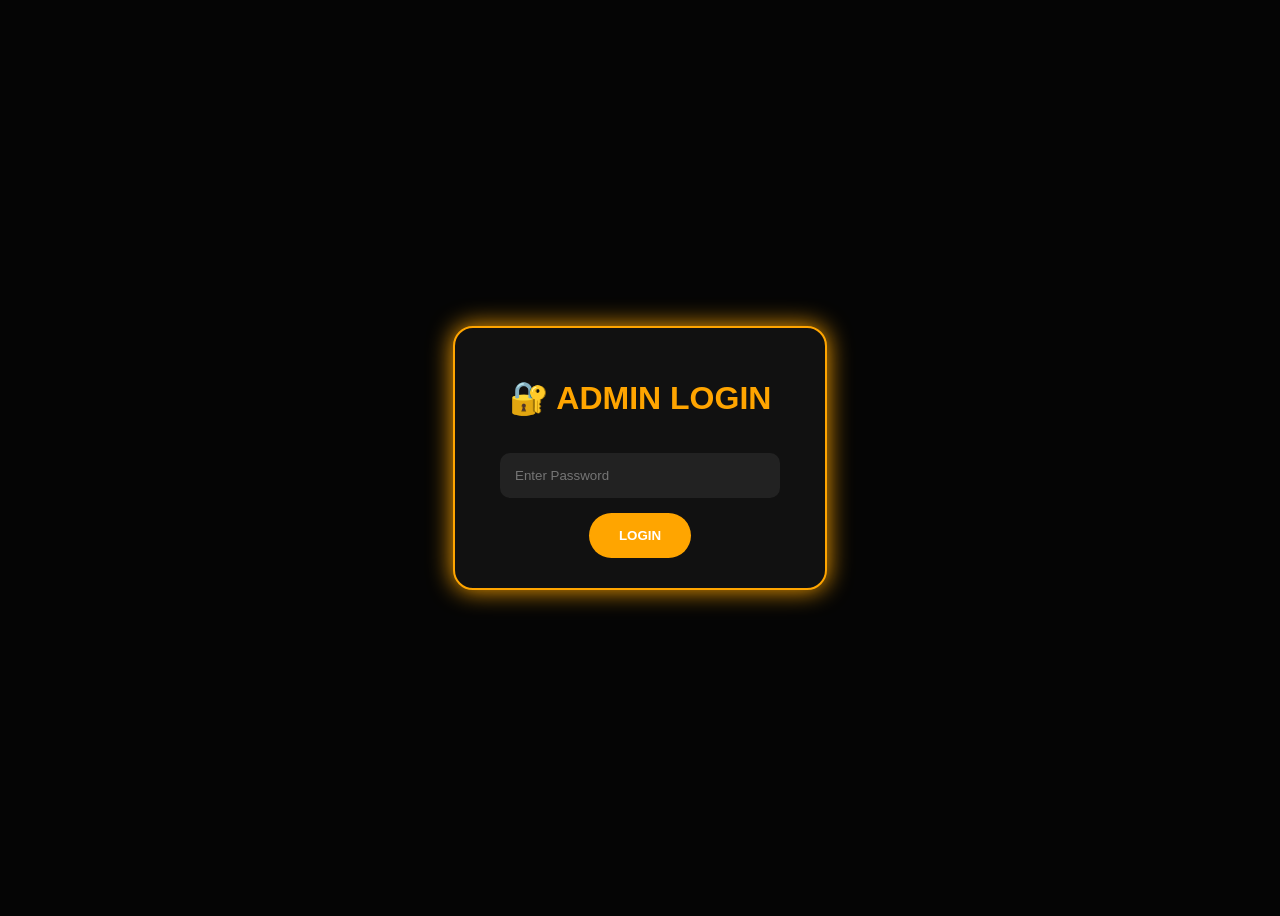
<file: admin-login.html>
<!DOCTYPE html>
<html>

<head>

<title>Admin Login</title>

<meta name="viewport" content="width=device-width, initial-scale=1.0">


<style>

body{

background:#050505;
color:white;
font-family:Arial;

height:100vh;

display:flex;
justify-content:center;
align-items:center;

}


.box{

background:#111;

padding:30px;

border:2px solid orange;

border-radius:20px;

text-align:center;

box-shadow:0 0 25px orange;

}


h1{

color:orange;

}


input{

padding:15px;

width:250px;

border:none;

border-radius:10px;

background:#222;

color:white;

margin:15px;

}



button{

padding:15px 30px;

border:none;

border-radius:25px;

background:orange;

color:white;

font-weight:bold;

cursor:pointer;

}


</style>


</head>


<body>


<div class="box">


<h1>🔐 ADMIN LOGIN</h1>


<input 
type="password" 
id="password"
placeholder="Enter Password">



<br>


<button onclick="checkPassword()">

LOGIN

</button>



</div>



<script>


function checkPassword(){


let pass =
document.getElementById("password").value;



if(pass === "FFXIPL2026REBEL"){


window.location.href="admin.html";


}


else{


alert("Wrong Password ❌");


}



}



</script>



</body>


</html>
</file>
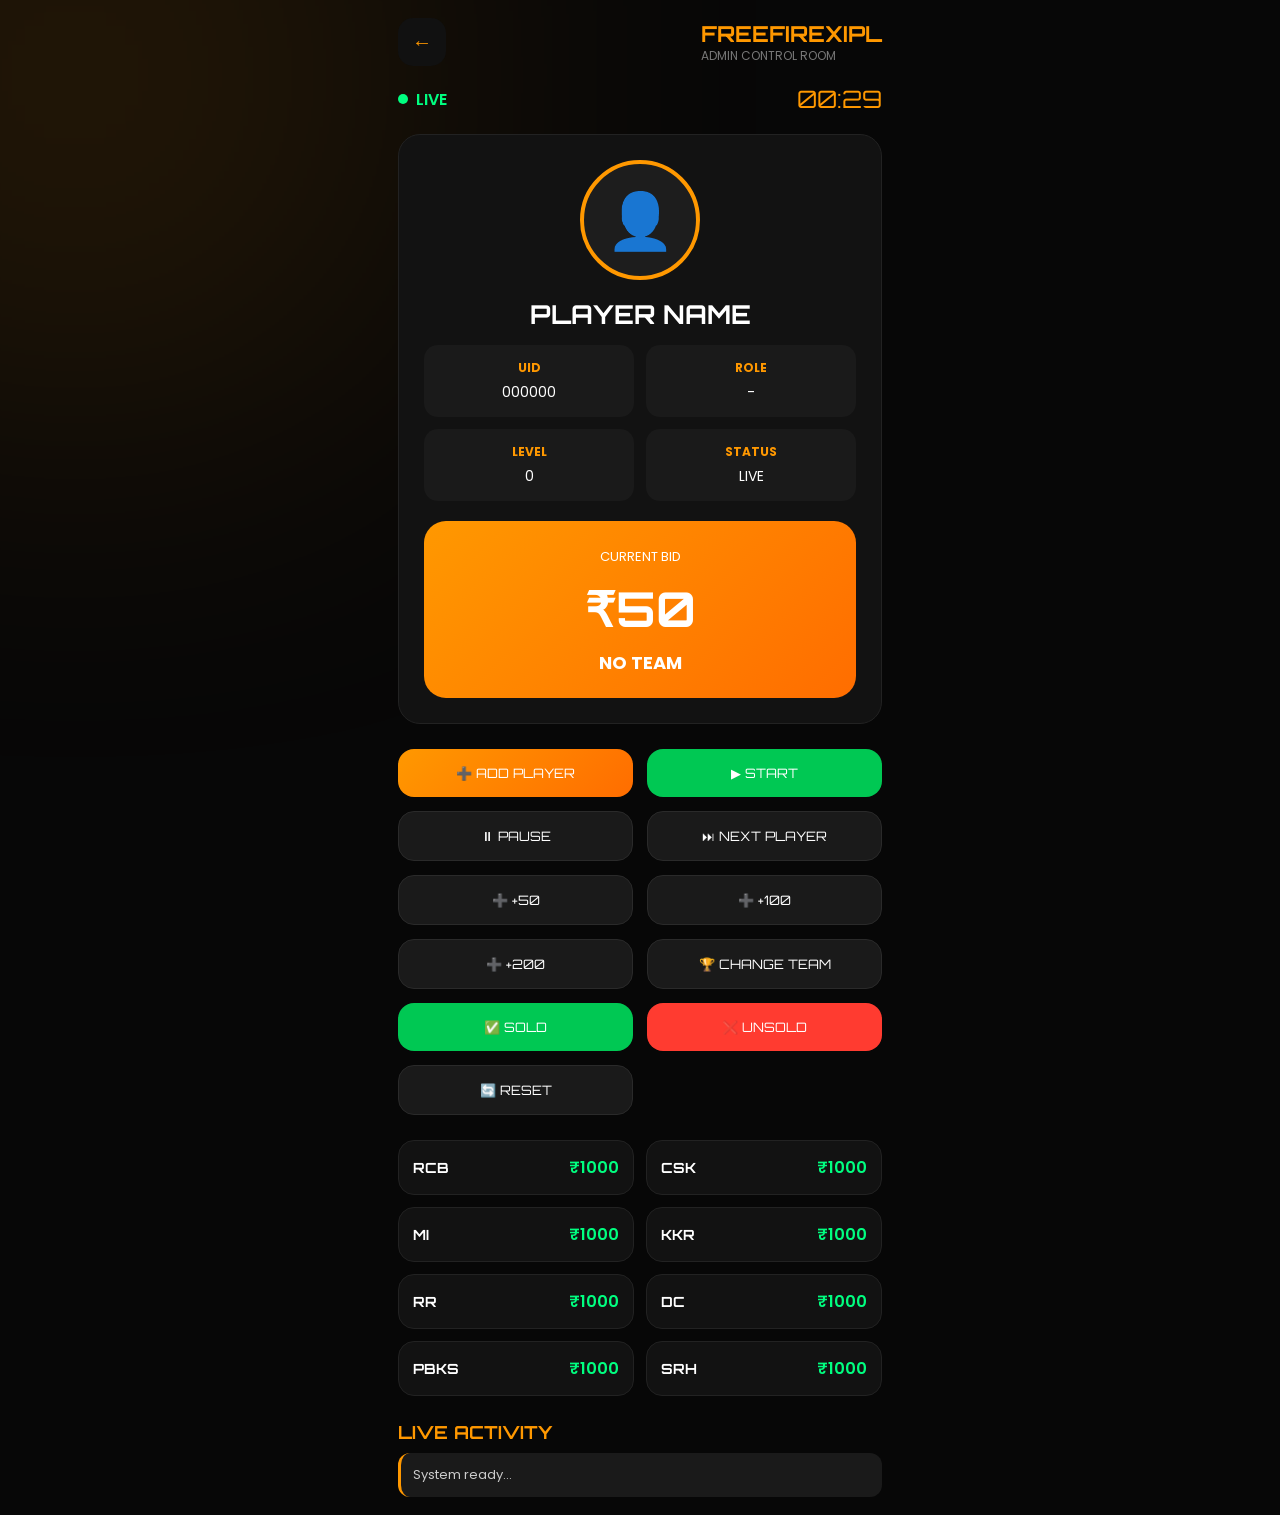
<file: auction-admin-dashboard.html>
<!DOCTYPE html>
<html lang="en">
<head>

<meta charset="UTF-8">
<meta name="viewport" content="width=device-width,initial-scale=1.0">

<title>FREEFIREXIPL | Admin Control Room</title>

<link href="https://fonts.googleapis.com/css2?family=Orbitron:wght@400;700;900&family=Poppins:wght@300;400;500;600&display=swap" rel="stylesheet">

<style>

*{
margin:0;
padding:0;
box-sizing:border-box;
}

:root{
--bg:#070707;
--card:#141414;
--orange:#ff9800;
--green:#00ff80;
--text:#fff;
--grey:#999;
}

body{
background:var(--bg);
font-family:Poppins,sans-serif;
color:white;
min-height:100vh;
overflow-x:hidden;
}

body::before{
content:"";
position:fixed;
top:-250px;
left:-250px;
width:650px;
height:650px;
background:#ff9800;
filter:blur(170px);
opacity:.12;
z-index:-1;
}

.container{
max-width:520px;
margin:auto;
padding:18px;
}

/* Header */

.header{
display:flex;
justify-content:space-between;
align-items:center;
margin-bottom:18px;
}

.back{
width:48px;
height:48px;
border:none;
border-radius:15px;
background:#111;
color:var(--orange);
font-size:20px;
cursor:pointer;
}

.title h1{
font-family:Orbitron;
font-size:22px;
color:var(--orange);
}

.title p{
font-size:12px;
color:#777;
}

/* Status */

.status{
display:flex;
justify-content:space-between;
align-items:center;
margin-bottom:20px;
}

.live{
display:flex;
align-items:center;
gap:8px;
color:var(--green);
font-weight:600;
}

.dot{
width:10px;
height:10px;
background:var(--green);
border-radius:50%;
animation:pulse 1s infinite;
}

@keyframes pulse{
50%{transform:scale(1.5);}
}

.timer{
font-family:Orbitron;
font-size:24px;
color:var(--orange);
}

/* Player Card */

.player{
background:#121212;
border:1px solid #222;
border-radius:22px;
padding:25px;
text-align:center;
}

.avatar{
width:120px;
height:120px;
margin:auto;
border-radius:50%;
background:#1d1d1d;
border:4px solid var(--orange);
display:flex;
align-items:center;
justify-content:center;
font-size:55px;
margin-bottom:18px;
}

.player h2{
font-family:Orbitron;
font-size:26px;
margin-bottom:15px;
}

.info{
display:grid;
grid-template-columns:repeat(2,1fr);
gap:12px;
margin-top:15px;
}

.box{
background:#1a1a1a;
padding:14px;
border-radius:14px;
}

.box h4{
color:var(--orange);
font-size:12px;
margin-bottom:5px;
}

.box p{
font-size:14px;
}

/* Bid Card */

.bid{
margin-top:20px;
background:linear-gradient(135deg,#ff9800,#ff6d00);
padding:22px;
border-radius:22px;
text-align:center;
}

.bid small{
font-size:13px;
}

.bid h1{
font-family:Orbitron;
font-size:48px;
margin:10px 0;
}

.bid h3{
font-size:18px;
}

.controls{
margin-top:25px;
display:grid;
grid-template-columns:repeat(2,1fr);
gap:14px;
}

.control-btn{

padding:16px;

border:none;

border-radius:16px;

font-family:Orbitron;

font-size:13px;

cursor:pointer;

transition:.25s;

color:white;

background:#1a1a1a;

border:1px solid #2a2a2a;

}

.control-btn:hover{

transform:translateY(-3px);

border-color:#ff9800;

box-shadow:0 0 20px rgba(255,152,0,.25);

}

.primary{

background:linear-gradient(135deg,#ff9800,#ff6d00);

border:none;

}

.danger{

background:#ff3b30;

border:none;

}

.green{

background:#00c853;

border:none;

}

/* TEAM GRID */

.teams{

margin-top:25px;

display:grid;

grid-template-columns:repeat(2,1fr);

gap:12px;

}

.team{

background:#121212;

padding:14px;

border-radius:16px;

border:1px solid #222;

display:flex;

justify-content:space-between;

align-items:center;

transition:.3s;

}

.team h3{

font-family:Orbitron;

font-size:14px;

}

.team span{

color:#00ff80;

font-weight:600;

}

/* END STYLE CONTINUE */




/* existing CSS above */

.team span{
color:#00ff80;
font-weight:600;
}

/* ADD THIS HERE 👇 */

.activity{
margin-top:25px;
}

.activity h2{
font-family:Orbitron;
color:#ff9800;
font-size:18px;
margin-bottom:10px;
}

.log{
background:#1a1a1a;
padding:12px;
border-radius:12px;
margin-top:10px;
color:#ccc;
font-size:13px;
border-left:3px solid #ff9800;
}

/* END CSS */

</style>

</head>

<body>

<div class="container">

<!-- HEADER -->
<div class="header">

<button class="back" onclick="history.back()">←</button>

<div class="title">
<h1>FREEFIREXIPL</h1>
<p>ADMIN CONTROL ROOM</p>
</div>

</div>

<!-- STATUS BAR -->
<div class="status">

<div class="live">
<div class="dot"></div>
LIVE
</div>

<div class="timer" id="timer">00:30</div>

</div>

<!-- PLAYER CARD -->
<div class="player">

<div class="avatar">👤</div>

<h2 id="playerName">PLAYER NAME</h2>

<div class="info">

<div class="box">
<h4>UID</h4>
<p id="uid">000000</p>
</div>

<div class="box">
<h4>ROLE</h4>
<p id="role">-</p>
</div>

<div class="box">
<h4>LEVEL</h4>
<p id="level">0</p>
</div>

<div class="box">
<h4>STATUS</h4>
<p>LIVE</p>
</div>

</div>

<!-- BID -->
<div class="bid">

<small>CURRENT BID</small>

<h1 id="bidAmount">₹50</h1>

<h3 id="highestTeam">NO TEAM</h3>

</div>

</div>

<!-- CONTROLS START -->
<div class="controls">

    <button class="control-btn primary">➕ ADD PLAYER</button>

<button class="control-btn green">▶ START</button>

<button class="control-btn">⏸ PAUSE</button>

<button class="control-btn">⏭ NEXT PLAYER</button>

<button class="control-btn">➕ +50</button>

<button class="control-btn">➕ +100</button>

<button class="control-btn">➕ +200</button>

<button class="control-btn">🏆 CHANGE TEAM</button>

<button class="control-btn green">✅ SOLD</button>

<button class="control-btn danger">❌ UNSOLD</button>

<button class="control-btn">🔄 RESET</button>

</div>

<!-- TEAM GRID -->

<div class="teams">

<div class="team">
<h3>RCB</h3>
<span>₹1000</span>
</div>

<div class="team">
<h3>CSK</h3>
<span>₹1000</span>
</div>

<div class="team">
<h3>MI</h3>
<span>₹1000</span>
</div>

<div class="team">
<h3>KKR</h3>
<span>₹1000</span>
</div>

<div class="team">
<h3>RR</h3>
<span>₹1000</span>
</div>

<div class="team">
<h3>DC</h3>
<span>₹1000</span>
</div>

<div class="team">
<h3>PBKS</h3>
<span>₹1000</span>
</div>

<div class="team">
<h3>SRH</h3>
<span>₹1000</span>
</div>

</div>
<!-- ACTIVITY LOG -->

<div class="activity">

<h2>LIVE ACTIVITY</h2>

<div id="logBox">

<div class="log">System ready...</div>

</div>

</div>

<script>

let auction = {
  bid: 50,
  timer: 30,
  highestTeam: "WAITING",
  playerName: "PLAYER NAME"
};

const bidEl = document.getElementById("bidAmount");
const timerEl = document.getElementById("timer");
const highestEl = document.getElementById("highestTeam");
const logBox = document.getElementById("logBox");

/* SAVE */
function saveAuction(){
  localStorage.setItem("auction", JSON.stringify(auction));
}

/* LOG */
function addLog(text){
const div = document.createElement("div");
div.className = "log";
div.innerText = text;
logBox.prepend(div);
}

/* TIMER */
setInterval(() => {
if(auction.timer > 0){
auction.timer--;
timerEl.innerText = "00:" + (auction.timer < 10 ? "0"+auction.timer : auction.timer);
saveAuction();
}
},1000);

/* BUTTONS */
document.querySelectorAll(".control-btn").forEach(btn => {

btn.addEventListener("click", () => {

const t = btn.innerText;

/* BID SYSTEM */
if(t.includes("+50")) auction.bid += 50;
if(t.includes("+100")) auction.bid += 100;
if(t.includes("+200")) auction.bid += 200;

bidEl.innerText = "₹" + auction.bid;


/* SOLD */
if(t.includes("SOLD")){

}

/* RESET */
if(t.includes("RESET")){
  auction.bid = 50;
  auction.timer = 30;
  auction.highestTeam = "WAITING";
}

addLog(t + " → ₹" + auction.bid);

});

});
function render(){
  bidEl.innerText = "₹" + auction.bid;
  render();
  highestEl.innerText = auction.highestTeam;

  timerEl.innerText = "00:" + (auction.timer < 10 ? "0"+auction.timer : auction.timer);
}

/* LOAD SAVED STATE */
let saved = localStorage.getItem("auction");
if(saved){
  auction = JSON.parse(saved);
  render();
}

/* SYNC LOOP */
setInterval(() => {
  let data = localStorage.getItem("auction");
  if(data){
    auction = JSON.parse(data);
    render();
  }
}, 500);
</script>
</body>
</html>
</file>
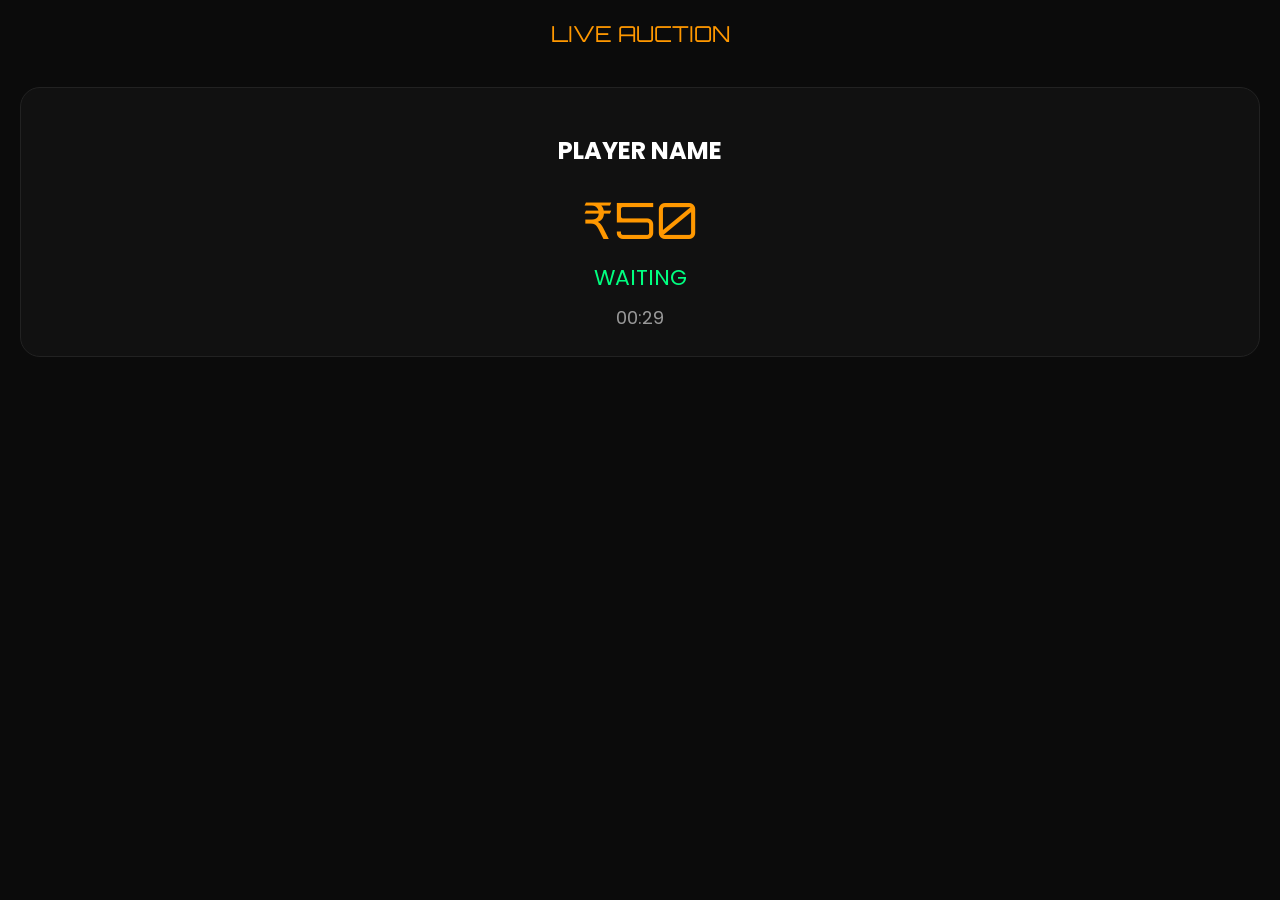
<file: auction-live.html>
<!DOCTYPE html>
<html lang="en">
<head>

<meta charset="UTF-8">
<meta name="viewport" content="width=device-width,initial-scale=1.0">

<title>FREEFIREXIPL | LIVE AUCTION</title>

<link href="https://fonts.googleapis.com/css2?family=Orbitron:wght@400;700;900&family=Poppins:wght@300;400;500;600&display=swap" rel="stylesheet">

<style>

body{
margin:0;
background:#0b0b0b;
color:white;
font-family:Poppins;
text-align:center;
}

.header{
padding:20px;
font-family:Orbitron;
color:#ff9800;
font-size:22px;
}

.card{
margin:20px;
padding:25px;
background:#111;
border-radius:20px;
border:1px solid #222;
}

.big{
font-size:50px;
font-family:Orbitron;
color:#ff9800;
margin:10px 0;
}

.team{
font-size:22px;
color:#00ff80;
}

.timer{
font-size:18px;
color:#999;
margin-top:10px;
}

</style>

</head>

<body>

<div class="header">LIVE AUCTION</div>

<div class="card">

<h2 id="player">PLAYER NAME</h2>

<div class="big" id="bid">₹50</div>

<div class="team" id="team">WAITING</div>

<div class="timer" id="time">00:30</div>

</div>

<script>

function load(){
let data = localStorage.getItem("auction");

if(!data) return;

data = JSON.parse(data);

document.getElementById("player").innerText = data.playerName;
document.getElementById("bid").innerText = "₹" + data.bid;
document.getElementById("team").innerText = data.highestTeam;
document.getElementById("time").innerText =
"00:" + (data.timer < 10 ? "0"+data.timer : data.timer);
}

setInterval(load, 500);

</script>

</body>
</html>
</file>
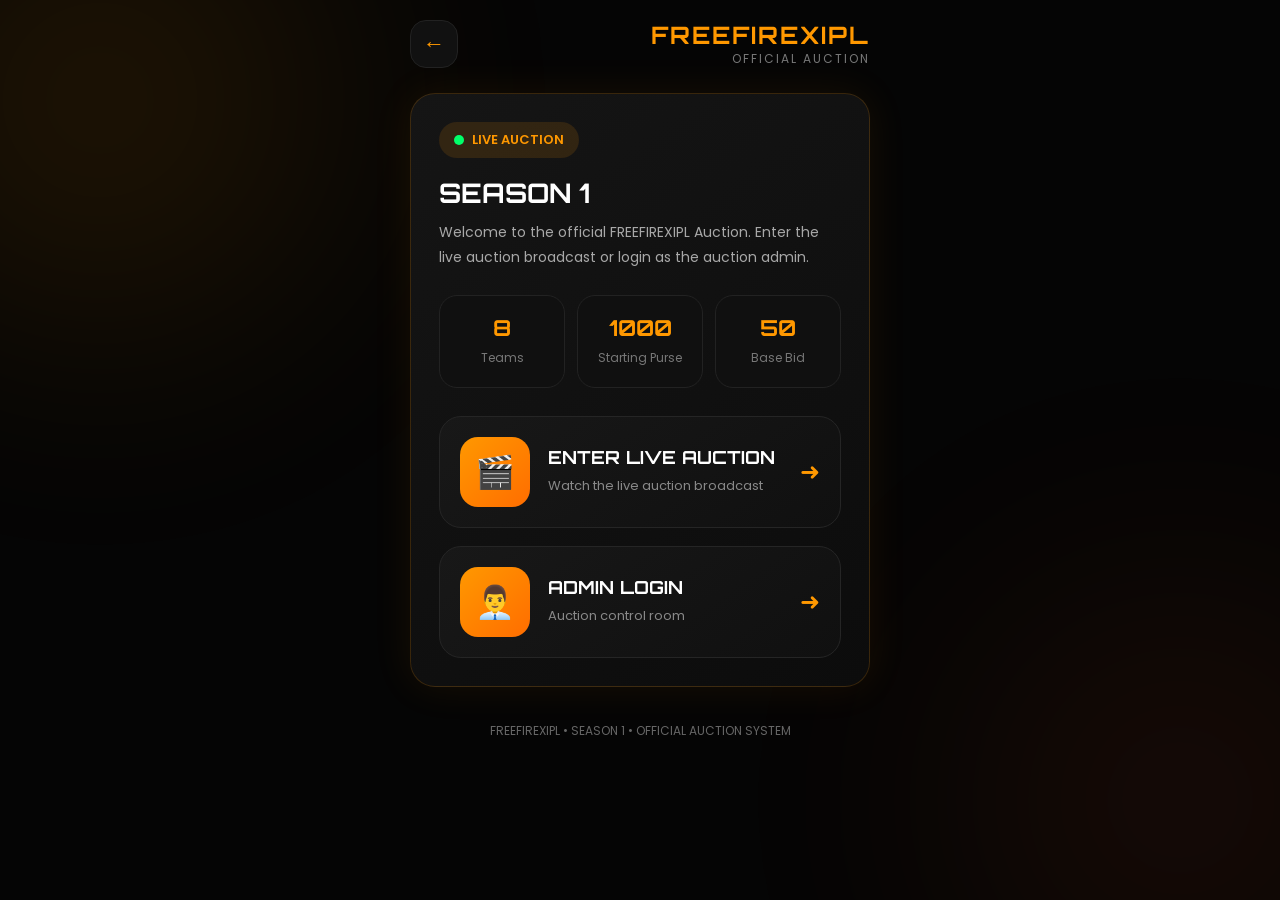
<file: auction.html>
<!DOCTYPE html>
<html lang="en">
<head>

<meta charset="UTF-8">
<meta name="viewport" content="width=device-width,initial-scale=1.0">

<title>FREEFIREXIPL Auction</title>

<link href="https://fonts.googleapis.com/css2?family=Orbitron:wght@400;700;900&family=Poppins:wght@300;400;500;600&display=swap" rel="stylesheet">

<style>

*{
margin:0;
padding:0;
box-sizing:border-box;
}

:root{

--bg:#050505;
--card:#111111;
--orange:#ff9800;
--orange2:#ff6d00;
--text:#ffffff;
--grey:#9e9e9e;

}

body{

background:var(--bg);

font-family:Poppins,sans-serif;

color:white;

min-height:100vh;

overflow-x:hidden;

position:relative;

}

/* Background */

body::before{

content:"";

position:fixed;

width:700px;
height:700px;

left:-250px;
top:-250px;

background:radial-gradient(circle,var(--orange),transparent 70%);

opacity:.15;

filter:blur(120px);

z-index:-2;

}

body::after{

content:"";

position:fixed;

right:-250px;
bottom:-250px;

width:700px;
height:700px;

background:radial-gradient(circle,#ff5722,transparent 70%);

opacity:.10;

filter:blur(120px);

z-index:-2;

}

.container{

max-width:500px;

margin:auto;

padding:20px;

}

/* Header */

.header{

display:flex;

justify-content:space-between;

align-items:center;

margin-bottom:25px;

}

.back{

width:48px;
height:48px;

border-radius:16px;

background:#111;

border:1px solid #222;

color:var(--orange);

font-size:22px;

cursor:pointer;

transition:.3s;

}

.back:hover{

background:var(--orange);

color:white;

}

.logo{

text-align:right;

}

.logo h1{

font-family:Orbitron;

font-size:24px;

letter-spacing:2px;

color:var(--orange);

}

.logo p{

font-size:12px;

letter-spacing:2px;

color:#777;

}

/* Hero */

.hero{

background:linear-gradient(145deg,#151515,#0c0c0c);

padding:28px;

border-radius:25px;

border:1px solid rgba(255,152,0,.18);

box-shadow:0 0 40px rgba(255,152,0,.08);

}

.live{

display:inline-flex;

align-items:center;

gap:8px;

padding:8px 15px;

background:#ff980020;

border-radius:30px;

color:var(--orange);

font-size:13px;

font-weight:600;

margin-bottom:18px;

}

.pulse{

width:10px;
height:10px;

background:#00ff6a;

border-radius:50%;

animation:pulse 1s infinite;

}

@keyframes pulse{

0%{

transform:scale(1);

}

50%{

transform:scale(1.5);

}

100%{

transform:scale(1);

}

}

.hero h2{

font-family:Orbitron;

font-size:27px;

margin-bottom:10px;

}

.hero p{

line-height:1.8;

color:#a8a8a8;

font-size:14px;

}

.stats{

display:grid;

grid-template-columns:repeat(3,1fr);

gap:12px;

margin-top:25px;

}

.stat{

background:#101010;

padding:18px;

border-radius:18px;

text-align:center;

border:1px solid #222;

}

.stat h3{

font-family:Orbitron;

font-size:22px;

color:var(--orange);

margin-bottom:6px;

}

.stat p{

font-size:12px;

color:#777;

}

.buttons{

margin-top:28px;

display:flex;

flex-direction:column;

gap:18px;

}.role{

display:flex;

align-items:center;

justify-content:space-between;

gap:18px;

padding:20px;

background:linear-gradient(145deg,#181818,#101010);

border:1px solid #252525;

border-radius:22px;

cursor:pointer;

transition:.35s;

position:relative;

overflow:hidden;

}

.role::before{

content:"";

position:absolute;

top:0;

left:-100%;

width:100%;

height:100%;

background:linear-gradient(90deg,
transparent,
rgba(255,255,255,.12),
transparent);

transition:.7s;

}

.role:hover::before{

left:120%;

}

.role:hover{

transform:translateY(-6px);

border-color:var(--orange);

box-shadow:0 0 30px rgba(255,152,0,.30);

}

.left{

display:flex;

align-items:center;

gap:18px;

}

.icon{

width:70px;

height:70px;

border-radius:18px;

background:linear-gradient(135deg,var(--orange),var(--orange2));

display:flex;

justify-content:center;

align-items:center;

font-size:32px;

}

.text h3{

font-family:Orbitron;

font-size:18px;

margin-bottom:6px;

}

.text p{

font-size:13px;

color:#888;

}

.arrow{

font-size:24px;

color:var(--orange);

}

.footer{

margin:35px 0 15px;

text-align:center;

color:#666;

font-size:12px;

}

</style>

</head>

<body>

<div class="container">

<div class="header">

<button class="back" onclick="history.back()">←</button>

<div class="logo">

<h1>FREEFIREXIPL</h1>

<p>OFFICIAL AUCTION</p>

</div>

</div>

<div class="hero">

<div class="live">

<div class="pulse"></div>

LIVE AUCTION

</div>

<h2>SEASON 1</h2>

<p>

Welcome to the official FREEFIREXIPL Auction.
Enter the live auction broadcast or login as the auction admin.

</p>

<div class="stats">

<div class="stat">
<h3>8</h3>
<p>Teams</p>
</div>

<div class="stat">
<h3>1000</h3>
<p>Starting Purse</p>
</div>

<div class="stat">
<h3>50</h3>
<p>Base Bid</p>
</div>

</div>

<div class="buttons">

<div class="role" onclick="location.href='auction-live.html'">

<div class="left">

<div class="icon">🎬</div>

<div class="text">

<h3>ENTER LIVE AUCTION</h3>

<p>Watch the live auction broadcast</p>

</div>

</div>

<div class="arrow">➜</div>

</div>

<div class="role" onclick="location.href='auction-admin.html'">

<div class="left">

<div class="icon">👨‍💼</div>

<div class="text">

<h3>ADMIN LOGIN</h3>

<p>Auction control room</p>

</div>

</div>

<div class="arrow">➜</div>

</div>

</div>

</div>

<div class="footer">

FREEFIREXIPL • SEASON 1 • OFFICIAL AUCTION SYSTEM

</div>

</div>

</body>

</html>
</file>
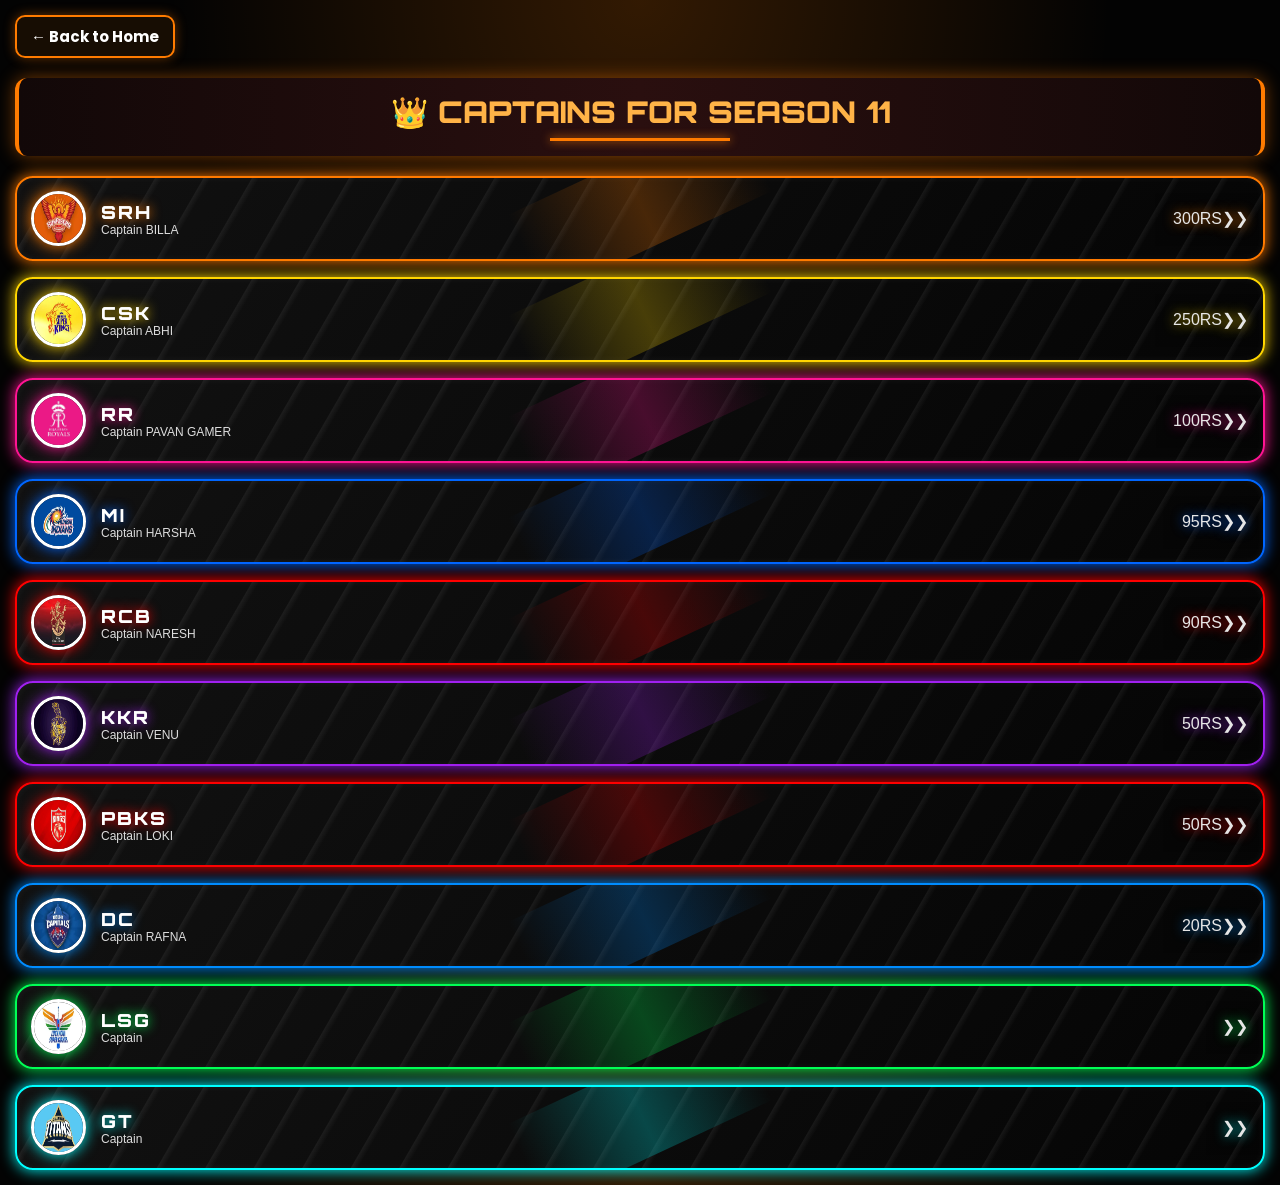
<file: captains.html>
<!DOCTYPE html>
<html lang="en">
<head>
<meta charset="UTF-8">
<meta name="viewport" content="width=device-width, initial-scale=1.0">

<title>Captains - FREEFIREXIPL</title>

<link rel="preconnect" href="https://fonts.googleapis.com">
<link rel="preconnect" href="https://fonts.gstatic.com" crossorigin>

<link href="https://fonts.googleapis.com/css2?family=Orbitron:wght@400;700;900&family=Poppins:wght@400;500&display=swap" rel="stylesheet">
<style>

*{
    margin:0;
    padding:0;
    box-sizing:border-box;
}

body{
    background:
    radial-gradient(circle at top,#ff7b0030,transparent 35%),
    radial-gradient(circle at bottom,#ff7b0030,transparent 35%),
    #030303;
    color:white;
    font-family:Arial,sans-serif;
    padding:15px;
}

/* Back Button */
.back-btn{
    display:inline-flex;
    align-items:center;
    gap:8px;
    color:white;
    text-decoration:none;
    font-weight:700;
    font-family:'Poppins';
    font-size:15px;
    padding:8px 14px;
    border:2px solid #ff7b00;
    border-radius:10px;
    background:rgba(255,123,0,.08);
    box-shadow:0 0 12px rgba(255,123,0,.4);
}

/* Heading */
.captains-heading{
    text-align:center;
    font-family:'Orbitron', sans-serif;
    font-size:30px;
    font-weight:900;
    margin:20px 0;
    padding:15px 10px;

    background:linear-gradient(90deg,#120808,#2a0f0f,#120808);

    border-left:4px solid #ff7b00;
    border-right:4px solid #ff7b00;
    border-radius:12px;

    color:#ffb347;

    box-shadow:0 0 18px rgba(255,123,0,.45);
}

.captains-heading::after{
    content:"";
    display:block;
    width:180px;
    height:3px;
    background:#ff7b00;
    margin:8px auto 0 auto;
    box-shadow:0 0 10px #ff7b00;
}
/* List */
.captains-list{
    display:flex;
    flex-direction:column;
    gap:16px;
}

/* Cards */
.captain-item{
    height:85px;
    display:flex;
    align-items:center;
    gap:15px;
    padding:10px 14px;
    position:relative;
    overflow:hidden;
    border-radius:18px;
    background:linear-gradient(135deg,#111,#050505);
    border:2px solid var(--team);
    box-shadow:
        0 0 15px var(--team),
        inset 0 0 8px rgba(255,255,255,.05);
    transition:.3s ease;
}

/* Background stripes */
.captain-item::before{
    content:"";
    position:absolute;
    inset:0;
    background:
    repeating-linear-gradient(
        120deg,
        transparent 0px,
        transparent 35px,
        rgba(255,255,255,.06) 36px,
        transparent 42px
    );
}

/* Glow streak */
.captain-item::after{
    content:"";
    position:absolute;
    width:250px;
    height:90px;
    left:40%;
    top:-20px;
    background:
    linear-gradient(
        90deg,
        transparent,
        var(--team),
        transparent
    );
    transform:rotate(-25deg);
    opacity:.25;
}

/* Hover */
.captain-item:hover{
    transform:translateY(-3px);
    box-shadow:
        0 0 20px var(--team),
        0 0 40px var(--team);
}

/* Team image */
.captain-item img{
    width:55px;
    height:55px;
    border-radius:50%;
    border:3px solid white;
    z-index:3;
    box-shadow:0 0 15px var(--team);
}

/* Text */
.captain-item div{
    z-index:3;
}

.team-name{
    font-size:18px;
    font-family:'Orbitron';
    font-weight:900;
    letter-spacing:2px;
    color:white;
    text-shadow:0 0 12px var(--team);
}

.captain-name{
    font-size:12px;
    color:#ddd;
}

/* Arrow */

.captain-item span{
    position:absolute;
    right:15px;
    font-size:16px;   /* smaller text */
    color:white;
    opacity:.9;
    text-shadow:0 0 12px var(--team);
}

/* Team Colors */
.srh{ --team:#ff7a00; }
.rcb{ --team:#ff0000; }
.csk{ --team:#ffd600; }
.mi{ --team:#0066ff; }
.kkr{ --team:#a020f0; }
.rr{ --team:#ff1493; }
.dc{ --team:#008cff; }
.pbks{ --team:#ff0000; }
.lsg{ --team:#00ff55; }
.gt{ --team:#00ffff; }

</style>
</head>

<body>

<a href="index.html" class="back-btn">← Back to Home</a>

<h2 class="captains-heading">👑 CAPTAINS FOR SEASON 11 </h2>

<div class="captains-list">

    <div class="captain-item srh">
    <img src="srh.webp">
    <div>
        <div class="team-name">SRH</div>
        <div class="captain-name">Captain BILLA</div>
    </div>
    <span>300RS❯❯</span>
</div>

<div class="captain-item csk">
    <img src="csk.webp">
    <div>
        <div class="team-name">CSK</div>
        <div class="captain-name">Captain ABHI</div>
    </div>
    <span>250RS❯❯</span>
</div>

<div class="captain-item rr">
    <img src="rrrr.jpeg">
    <div>
        <div class="team-name">RR</div>
        <div class="captain-name">Captain PAVAN GAMER</div>
    </div>
    <span>100RS❯❯</span>
</div>

<div class="captain-item mi">
    <img src="mi.jpg">
    <div>
        <div class="team-name">MI</div>
        <div class="captain-name">Captain HARSHA</div>
    </div>
    <span>95RS❯❯</span>
</div>

<div class="captain-item rcb">
    <img src="rcb.webp">
    <div>
        <div class="team-name">RCB</div>
        <div class="captain-name">Captain NARESH</div>
    </div>
    <span>90RS❯❯</span>
</div>

<div class="captain-item kkr">
    <img src="kkr.webp">
    <div>
        <div class="team-name">KKR</div>
        <div class="captain-name">Captain VENU</div>
    </div>
    <span>50RS❯❯</span>
</div>

<div class="captain-item pbks">
    <img src="pbks.webp">
    <div>
        <div class="team-name">PBKS</div>
        <div class="captain-name">Captain LOKI</div>
    </div>
    <span>50RS❯❯</span>
</div>

<div class="captain-item dc">
    <img src="dc.webp">
    <div>
        <div class="team-name">DC</div>
        <div class="captain-name">Captain RAFNA</div>
    </div>
    <span>20RS❯❯</span>
</div>

<div class="captain-item lsg">
    <img src="lsg.webp">
    <div>
        <div class="team-name">LSG</div>
        <div class="captain-name">Captain </div>
    </div>
    <span>❯❯</span>
</div>

<div class="captain-item gt">
    <img src="gt.webp">
    <div>
        <div class="team-name">GT</div>
        <div class="captain-name">Captain </div>
    </div>
    <span>❯❯</span>
</div>
</div>

</body>
</html>
</file>
